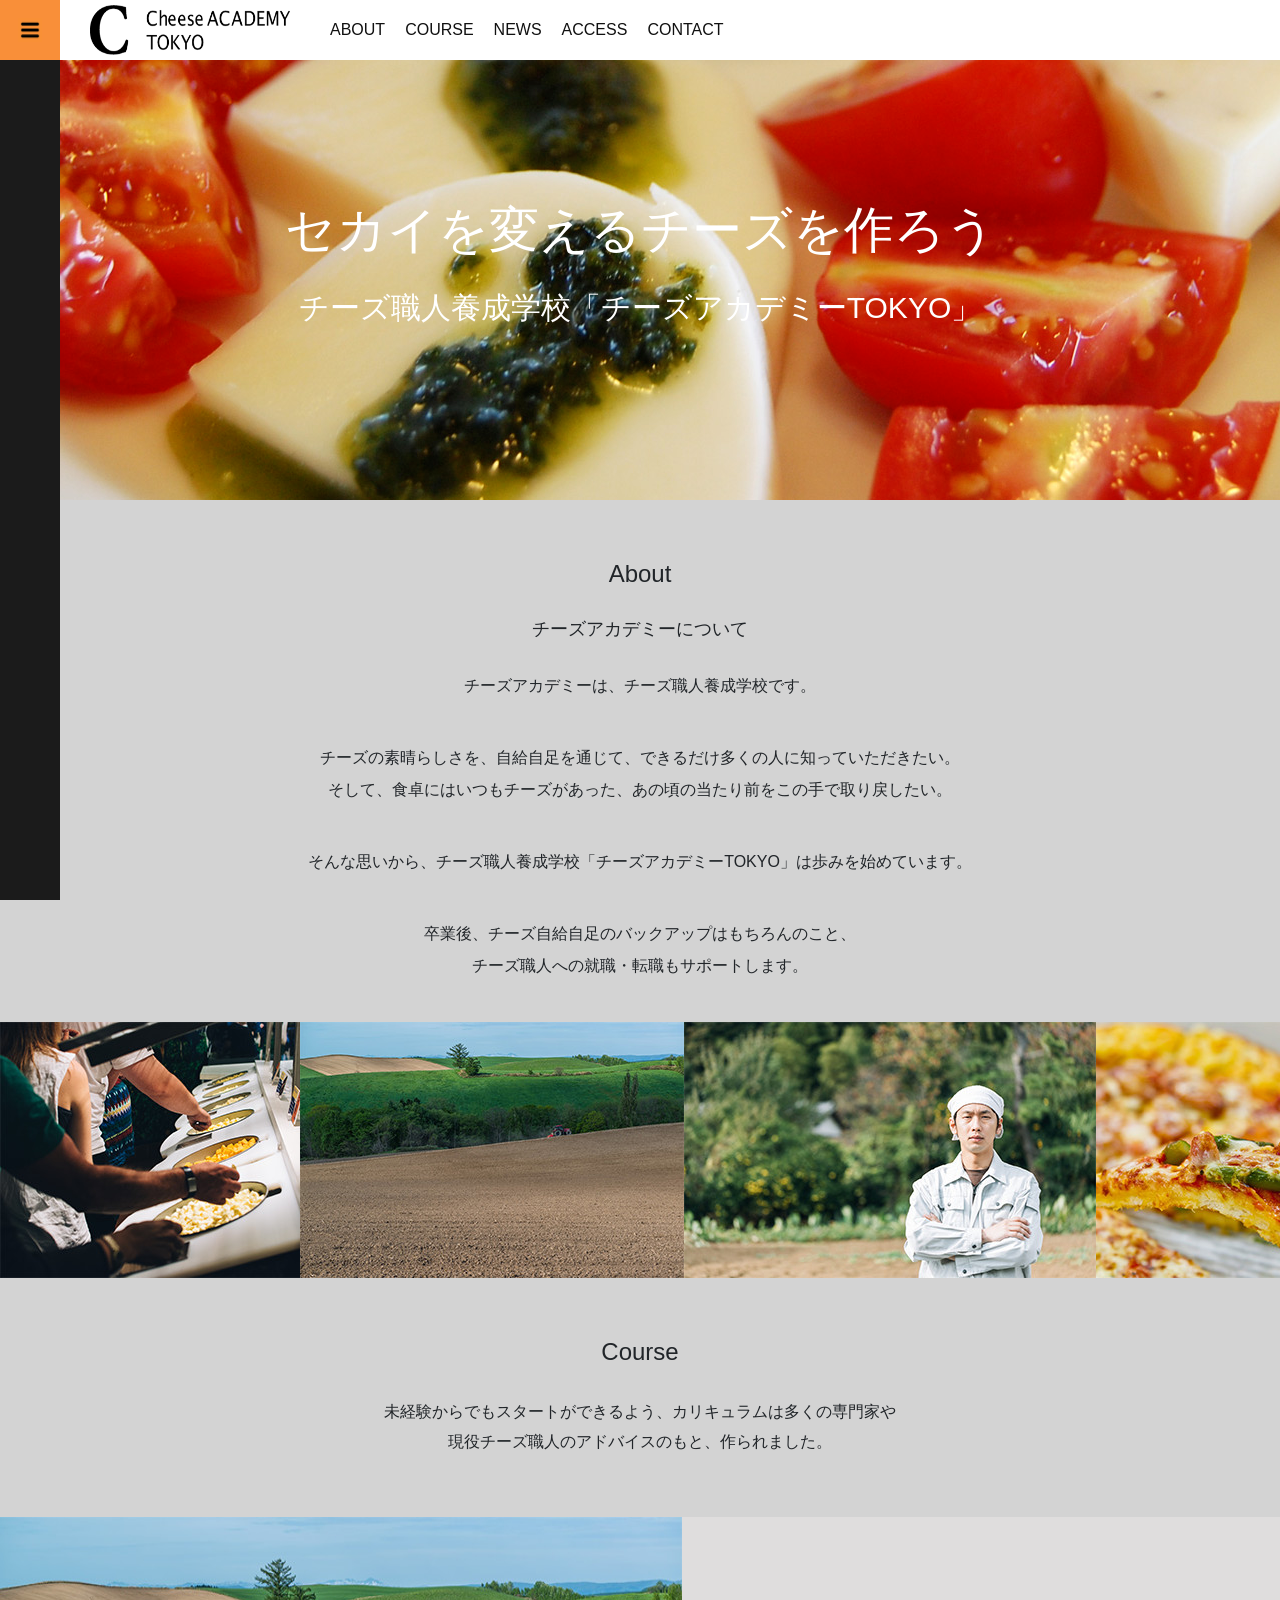
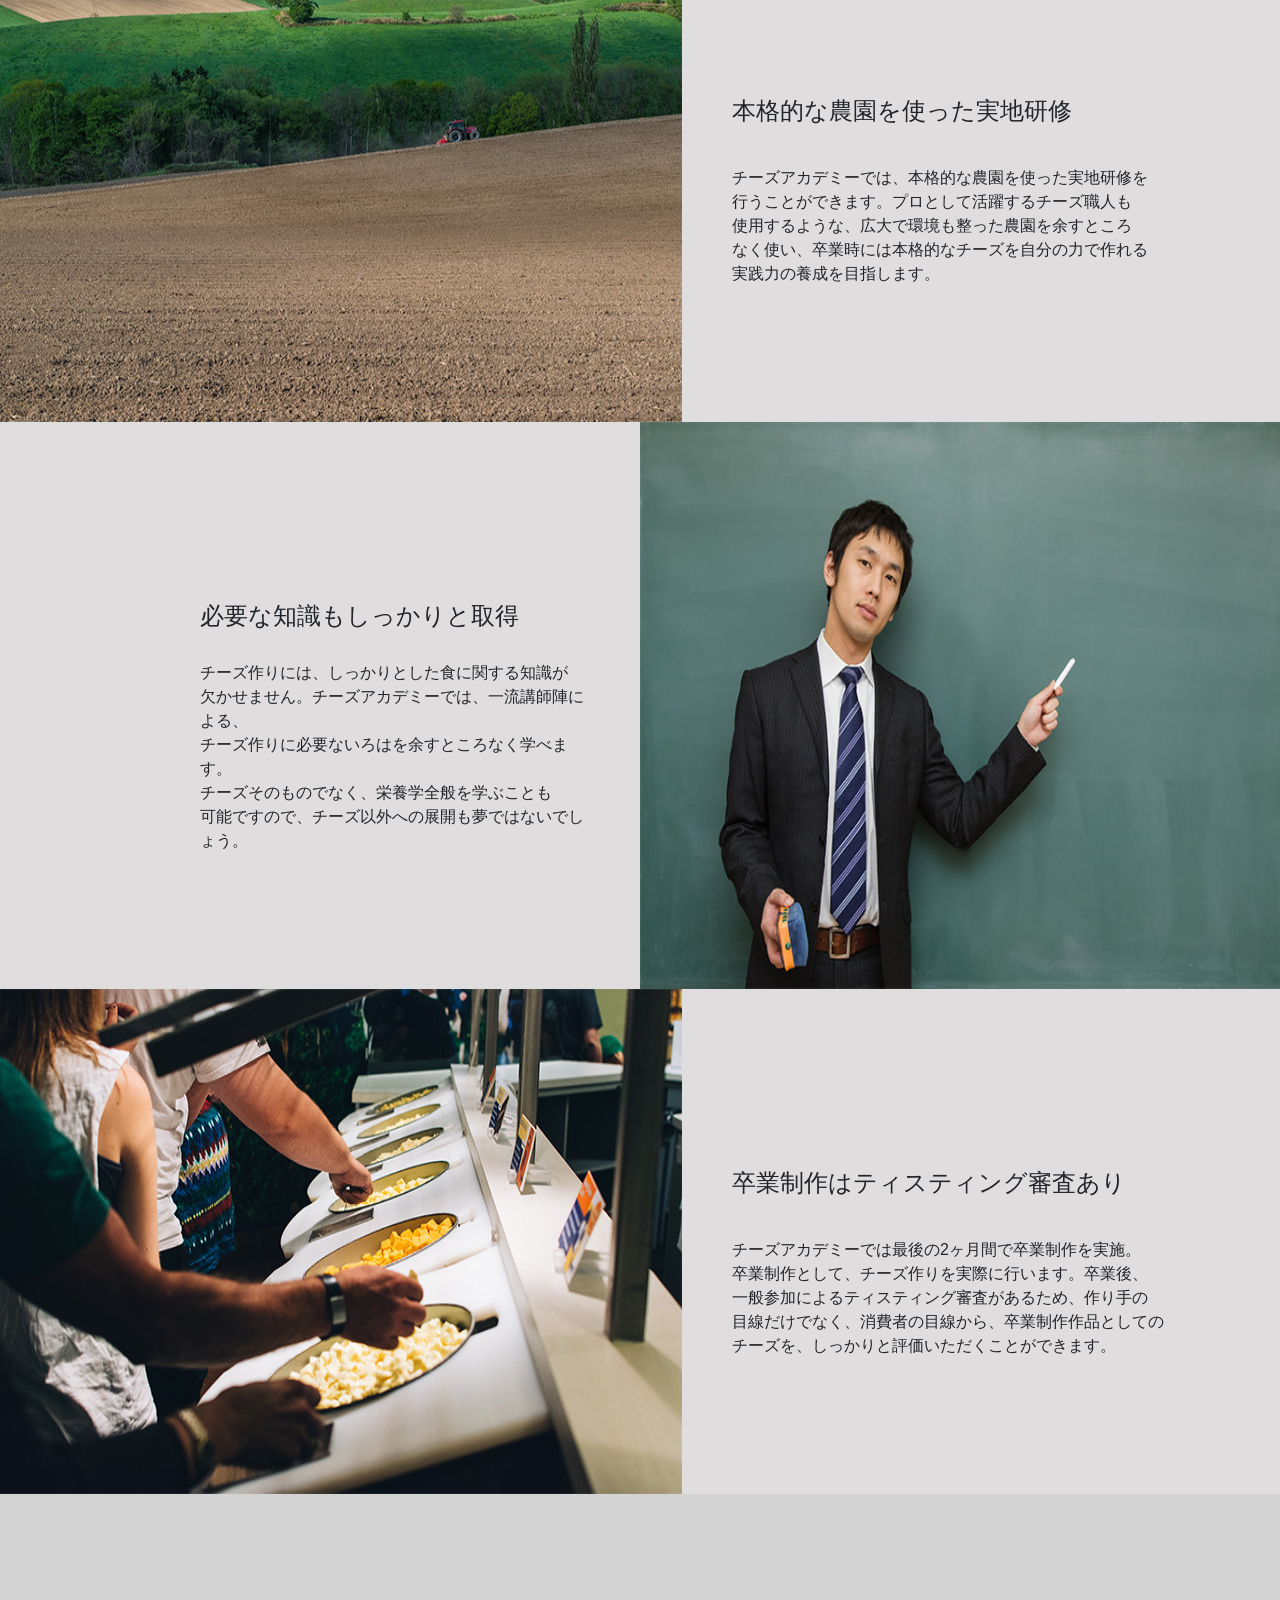
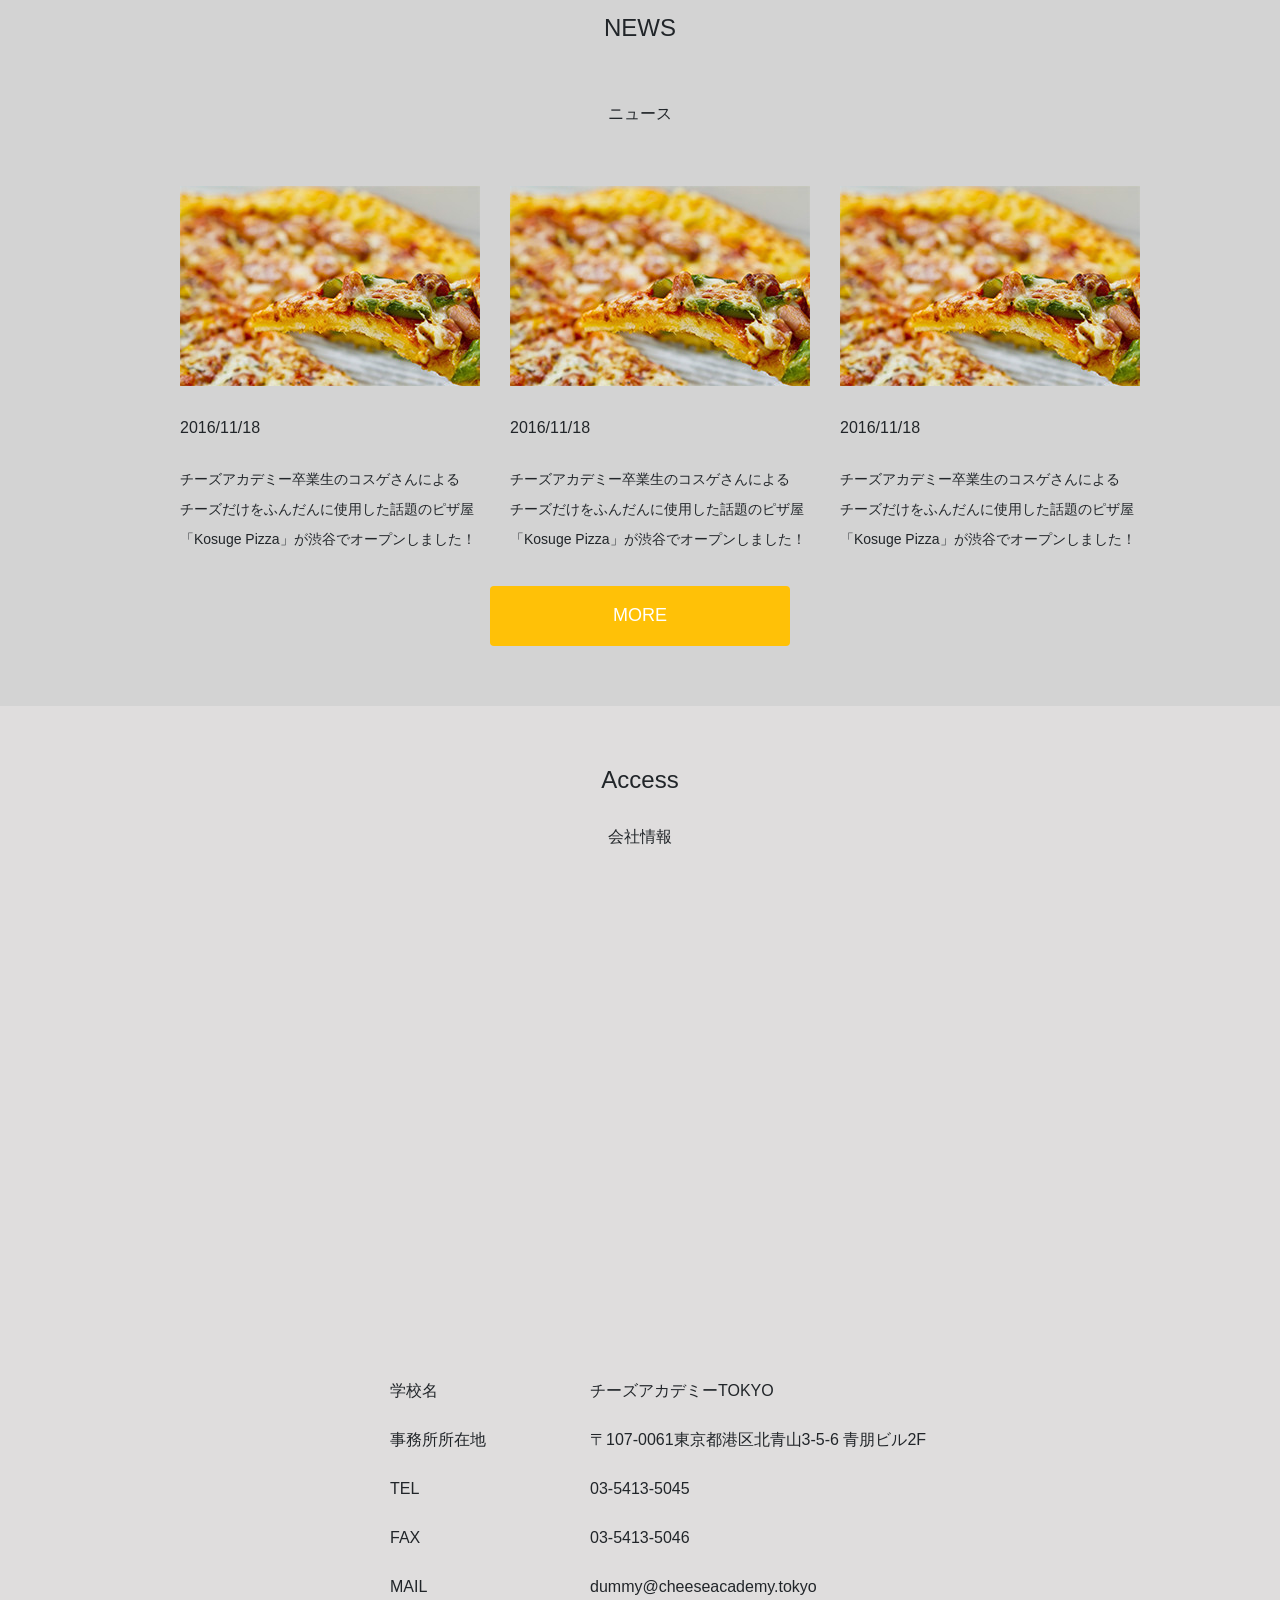
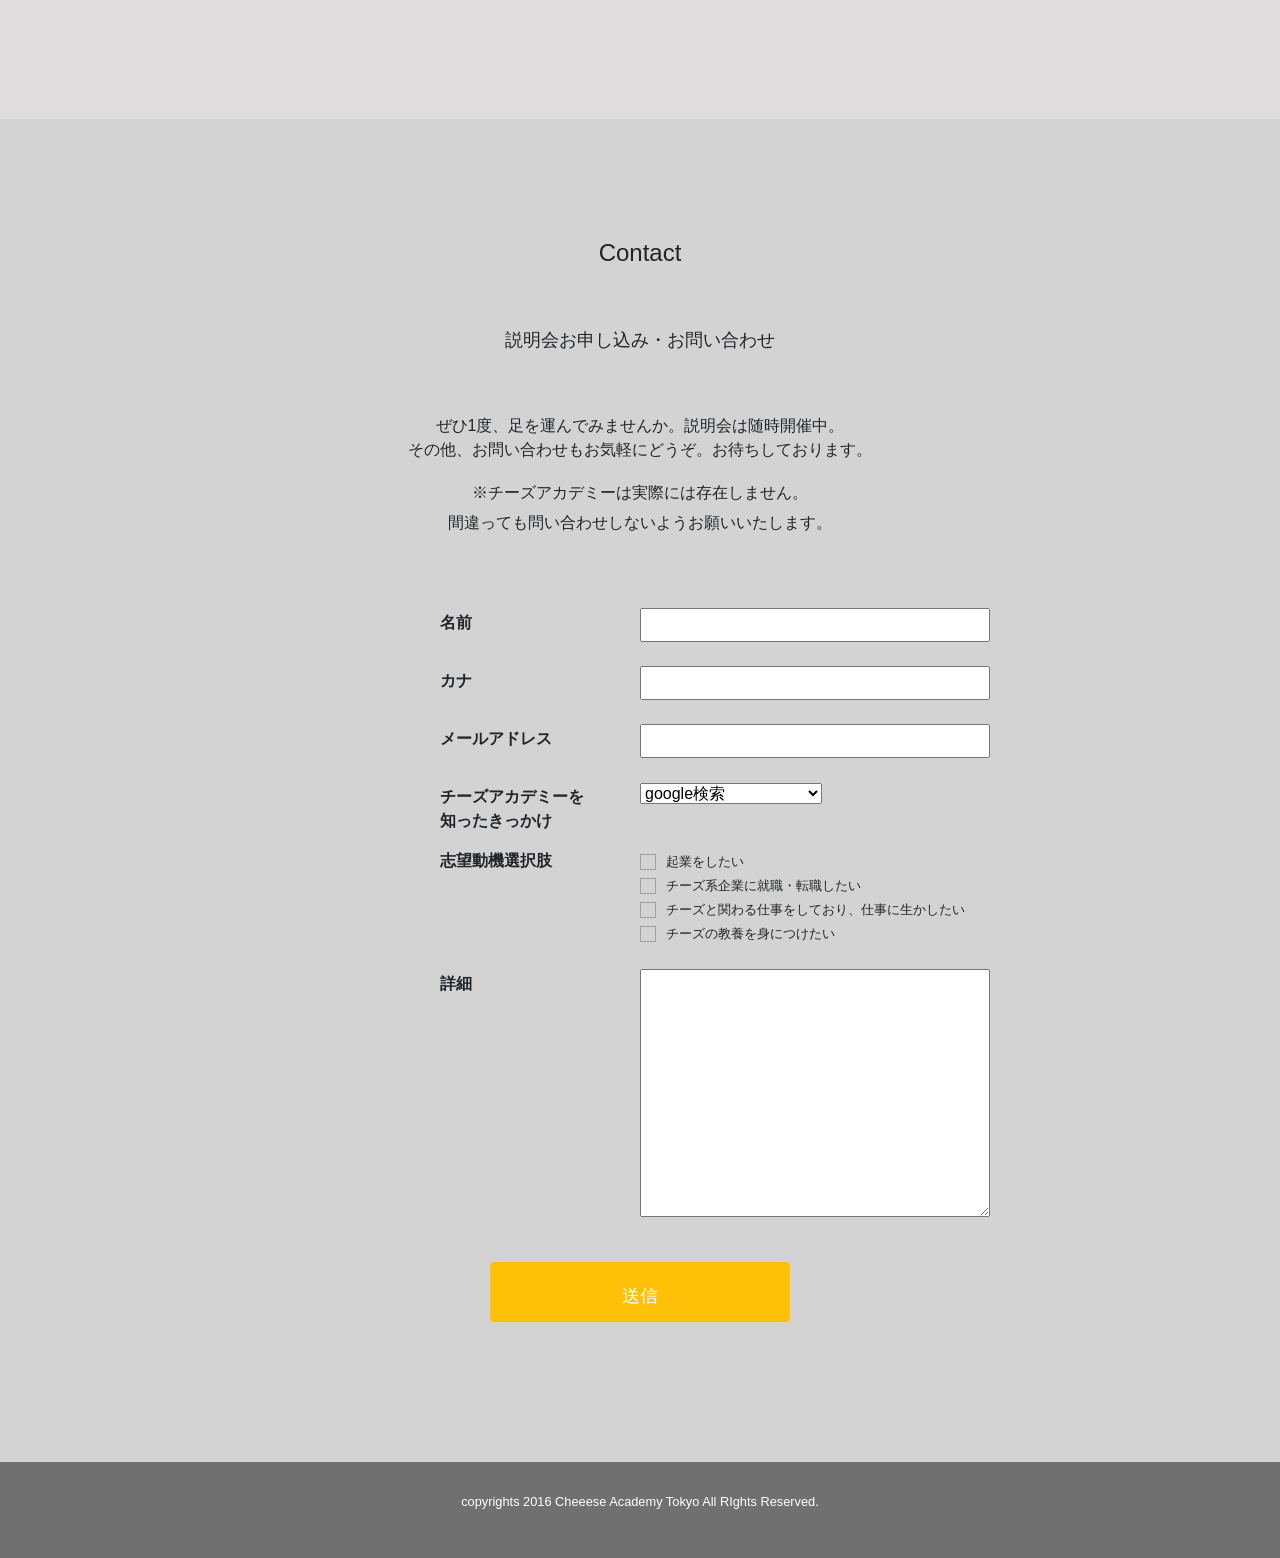
<file: index.html>
<!DOCTYPE html>
<html lang="ja">
<head>
    <meta charset="UTF-8">
    <meta name="viewport" content="width=device-width, initial-scale=1.0">
    <meta http-equiv="X-UA-Compatible" content="ie=edge">
    <title>Welcome to Cheese ACADEMY TOKYO</title>
    <meta name="desctiption" content="チーズの教養を身につけ世に広げる学問の都">
    <!-- cssファイルの読み込み -->
    <!-- Bootstrap4の適用 -->
    <link rel="stylesheet" href="https://stackpath.bootstrapcdn.com/bootstrap/4.2.1/css/bootstrap.min.css" integrity="sha384-GJzZqFGwb1QTTN6wy59ffF1BuGJpLSa9DkKMp0DgiMDm4iYMj70gZWKYbI706tWS" crossorigin="anonymous">
    <link rel="stylesheet" href="css/style.css">
    <link rel="stylesheet" href="css/nav.css">
    
</head>
<body>
    <!-- ヘッダー -->
        <!-- ナビゲーションバー -->
        <nav class="nav-main">
            <div class="btn-toggle-nav" onclick="toggleNav()"></div>
            <div class="logo"><img src="kadaiImage/header_logo.png" alt="logo" style="width:200px; height: 50px;"></div>
            <ul>
                <li><a href="#about">ABOUT</a></li>
                <li><a href="#course">COURSE</a></li>
                <li><a href="#news">NEWS</a></li>
                <li><a href="#access">ACCESS</a></li>
                <li><a href="#contact">CONTACT</a></li>
            </ul>
        </nav>
        
        
        <aside class="nav-sidebar">
            <ul>
                <li><span>コンテンツ</span></li>
                <li><a href="#">チーズを知ろう</a></li>
                <li><a href="#">チーズのビデオを観る</a></li>
                <li><a href="#">オススメのチーズ</a></li>
                <li><a href="#">サイトの作成者について</a></li>
                <li><a href="#">チーズアカデミーに入学する</a></li>
            </ul>
        </aside>
        <!-- メインテーマ -->
        <div class="main-visual text-center">
            <h1 class="main-text text-center">セカイを変えるチーズを作ろう</h1>
        </div>
    <!-- コンテンツ概要 -->
    <section id="about" class="wrapper">
        <div class="about">
            <h2>About</h2>
            <h3 class="j-title">チーズアカデミーについて</h3>
            <p class="text-center">チーズアカデミーは、チーズ職人養成学校です。</p>
            <p class="text-center">チーズの素晴らしさを、自給自足を通じて、できるだけ多くの人に知っていただきたい。<br>
            そして、食卓にはいつもチーズがあった、あの頃の当たり前をこの手で取り戻したい。</p>
            <p class="text-center">そんな思いから、チーズ職人養成学校「チーズアカデミーTOKYO」は歩みを始めています。</p>
            <p class="text-center">卒業後、チーズ自給自足のバックアップはもちろんのこと、<br>
                    チーズ職人への就職・転職もサポートします。</p>
        </div>
        <div class="gallery wrapper">
            <ul>
                <li><img src="kadaiImage/about_01.jpg" alt="buffe"></li>
                <li><img src="kadaiImage/about_02.jpg" alt="firm"></li>
                <li><img src="kadaiImage/about_03.jpg" alt="brother"></li>
                <li><img src="kadaiImage/about_04.jpg" alt="pizza"></li>
            </ul>
        </div>
    </section>
    <main>
        <section id="course" class="course wrapper">
            <h2>Course</h2>
            <p class="text-center course_arrange">未経験からでもスタートができるよう、カリキュラムは多くの専門家や<br>
                現役チーズ職人のアドバイスのもと、作られました。</p>
            <div class="course_main_visual">
                <img src="kadaiImage/course_01.jpg" alt="firm">
                <ul class="course_main_description">
                    <h2 class="course_title_right">本格的な農園を使った実地研修</h2>
                    <p>チーズアカデミーでは、本格的な農園を使った実地研修を<br>
                        行うことができます。プロとして活躍するチーズ職人も<br>
                        使用するような、広大で環境も整った農園を余すところ<br>
                        なく使い、卒業時には本格的なチーズを自分の力で作れる<br>
                        実践力の養成を目指します。</p>
                </ul>
            </div>
            <div class="course_main_visual">
                <ul class="course_main_description_left">
                    <h2 class="course_title_left">必要な知識もしっかりと取得</h2>
                    <p>チーズ作りには、しっかりとした食に関する知識が<br>
                        欠かせません。チーズアカデミーでは、一流講師陣による、<br>
                        チーズ作りに必要ないろはを余すところなく学べます。<br>
                        チーズそのものでなく、栄養学全般を学ぶことも<br>
                        可能ですので、チーズ以外への展開も夢ではないでしょう。</p>
                </ul>
                    <img class="course_main_visual_left" src="kadaiImage/course_02.jpg" alt="teacher">
            </div>
            <div class="course_main_visual">
                    <img src="kadaiImage/course_03.jpg" alt="buffe">
                <ul class="course_main_description">
                    <h2 class="course_title_right">卒業制作はティスティング審査あり</h2>
                    <p>チーズアカデミーでは最後の2ヶ月間で卒業制作を実施。<br>
                        卒業制作として、チーズ作りを実際に行います。卒業後、<br>
                        一般参加によるティスティング審査があるため、作り手の<br>
                        目線だけでなく、消費者の目線から、卒業制作作品としての<br>
                        チーズを、しっかりと評価いただくことができます。</p>
                </ul>
            </div>
        </section>
    </main>
    <section id="NEWS">
        <div class="wrapper">
            <h2 class="news_title text-center">NEWS</h2>
            <p class="text-center">ニュース</p>
            <ul class="news_arrange">
                <li>
                    <div>
                        <a href="#"><img src="kadaiImage/news_img.jpg" alt="pizza" class="news_img"></a>
                    </div>
                    <p class="news_date">2016/11/18</p>
                    <p class="news_description">チーズアカデミー卒業生のコスゲさんによる<br>
                        チーズだけをふんだんに使用した話題のピザ屋<br>
                        「Kosuge Pizza」が渋谷でオープンしました！</p>
                </li>
                <li class="arrange">
                    <div class="news_eyecatch">
                        <a href="#"><img src="kadaiImage/news_img.jpg" alt="pizza" class="news_img"></a>
                    </div>
                    <p class="news_date">2016/11/18</p>
                    <p class="news_description">チーズアカデミー卒業生のコスゲさんによる<br>
                        チーズだけをふんだんに使用した話題のピザ屋<br>
                        「Kosuge Pizza」が渋谷でオープンしました！</p>
                </li>
                <li>
                    <div>
                        <a href="#"><img src="kadaiImage/news_img.jpg" alt="pizza" class="news_img"></a>
                    </div>
                    <p class="news_date">2016/11/18</p>
                    <p class="news_description">チーズアカデミー卒業生のコスゲさんによる<br>
                        チーズだけをふんだんに使用した話題のピザ屋<br>
                        「Kosuge Pizza」が渋谷でオープンしました！</p>
                </li>
            </ul>
                <a href="#" target="_blank" class="btn">MORE</a>
        </div>
    </section>
    <!-- アクセス -->
    <section id="ACCESS" class="wrapper access_bgc">
        <h2 class="access_title">Access</h2>
        <p class="text-center">会社情報</p>
        <div class="map">
            <iframe src="https://www.google.com/maps/embed?pb=!1m16!1m12!1m3!1d3241.4101232851067!2d139.7125179549235!3d35.66690229415201!2m3!1f0!2f0!3f0!3m2!1i1024!2i768!4f13.1!2m1!1z6KGo5Y-C6YGT!5e0!3m2!1sja!2sjp!4v1548323272171" width="600" height="450" frameborder="0" style="border:0" allowfullscreen></iframe>
        </div>
        <div class="place_box">
            <div class="place">
                    <p class="place_title">学校名</p>
                    <p class="place_detail">チーズアカデミーTOKYO</p>
                </div>
                <div class="place">
                    <p class="place_title">事務所所在地</p>
                    <p class="place_detail">〒107-0061東京都港区北青山3-5-6 青朋ビル2F</p>
                </div>
                <div class="place"> 
                    <p class="place_title">TEL</p>
                    <p class="place_detail">03-5413-5045</p>
                </div>
                <div class="place">
                    <p class="place_title">FAX</p>
                    <p class="place_detail">03-5413-5046</p>
                </div>
                <div class="place">
                    <p class="place_title">MAIL</p>
                    <p class="place_detail place_arrange">dummy@cheeseacademy.tokyo</p>
                </div>
        </div>
        
    </section>
    <!-- お問合せフォーム -->
    <section id=contact>
        <div class="form_wrapper">
            <h2 class="contact_title text-center">Contact</h2>
            <p class="j-title text-center contact_j_arrange">説明会お申し込み・お問い合わせ</p>
            <p class="text-center">ぜひ1度、足を運んでみませんか。説明会は随時開催中。<br>
                その他、お問い合わせもお気軽にどうぞ。お待ちしております。</p>
            
            <p class="text-center contact_arrange contact_j_desctiption">※チーズアカデミーは実際には存在しません。<br>
            間違っても問い合わせしないようお願いいたします。</p>
            <!-- actionは送信先ファイルを指定。POSTはセキュリティ対策 -->
            <form action="#" method="POST"> 
                <dl class="form_inner">
                    <dt class="form_title">名前</dt>
                    <dd class="form_item"><input type="text" name="name" class="box_space"></dd>
                </dl>
                <dl class="form_inner">
                    <dt class="form_title">カナ</dt>
                    <dd class="form_item"><input type="text" name="email" class="box_space"></dd>
                </dl>
                <dl class="form_inner">
                    <dt class="form_title">メールアドレス</dt>
                    <dd class="form_item"><input type="email" name="" id="" class="box_space"></dd>
                </dl>
                <dl class="form_inner">
                    <dt class="form_title">チーズアカデミーを<br>知ったきっかけ</dt>
                    <dd class="form_item">
                        <select name="opportunity" id="">
                            <option value="google検索">google検索</option>
                            <option value="SNS">SNS</option>
                            <option value="紹介">紹介</option>
                            <option value="たまたま通りかかった">たまたま通りかかった</option>
                            <option value="その他">その他</option>
                            </dd>
                        </select>
                </dl>
                <dl class="form_inner">
                    <dt class="form_title check_radio">志望動機選択肢</dt>
                    <dd class="form_item">
                        <!-- valueで送信する値の指定。labelで文字をクリックしてもOKにする -->
                        <label for="entrepreneur" class="form_label"><input type="radio" name="kind" id="entrepreneur" value="起業をしたい">起業をしたい</label>
                        <label for="job" class="form_label"><input type="radio" name="kind" id="job" value="チーズ系企業に就職・転職したい">チーズ系企業に就職・転職したい</label>
                        <label for="work" class="form_label"><input type="radio" name="kind" id="work" value="チーズと関わる仕事をしており、仕事に生かしたい">チーズと関わる仕事をしており、仕事に生かしたい</label>
                        <label for="other" class="form_label"><input type="radio" name="kind" id="other" value="チーズの教養を身につけたい">チーズの教養を身につけたい</label>
                    </dd>
                </dl>
                <dl class="form_inner">
                    <dt class="form_title">詳細</dt>
                    <dd class="form_item"><textarea name="detail" id="" cols="50" rows="10" class="box_space"></textarea></dd>
                </dl>
                <input class="btn submit_arrange" type="submit" value="送信">
            </form>
        </div>   
    </section>
    <footer>
        <div class="footer_wrapper">
            <small><p class="text-center">copyrights 2016 Cheeese Academy Tokyo All RIghts Reserved.</p> </small>
        </div>
    </footer>
<!-- Bootstrap4の適用 -->
<script src="https://code.jquery.com/jquery-3.3.1.slim.min.js" integrity="sha384-q8i/X+965DzO0rT7abK41JStQIAqVgRVzpbzo5smXKp4YfRvH+8abtTE1Pi6jizo" crossorigin="anonymous"></script>
<script src="https://cdnjs.cloudflare.com/ajax/libs/popper.js/1.14.6/umd/popper.min.js" integrity="sha384-wHAiFfRlMFy6i5SRaxvfOCifBUQy1xHdJ/yoi7FRNXMRBu5WHdZYu1hA6ZOblgut" crossorigin="anonymous"></script>
<script src="https://stackpath.bootstrapcdn.com/bootstrap/4.2.1/js/bootstrap.min.js" integrity="sha384-B0UglyR+jN6CkvvICOB2joaf5I4l3gm9GU6Hc1og6Ls7i6U/mkkaduKaBhlAXv9k" crossorigin="anonymous"></script>
</body>
<script src="main.js"></script>
</html>
</file>
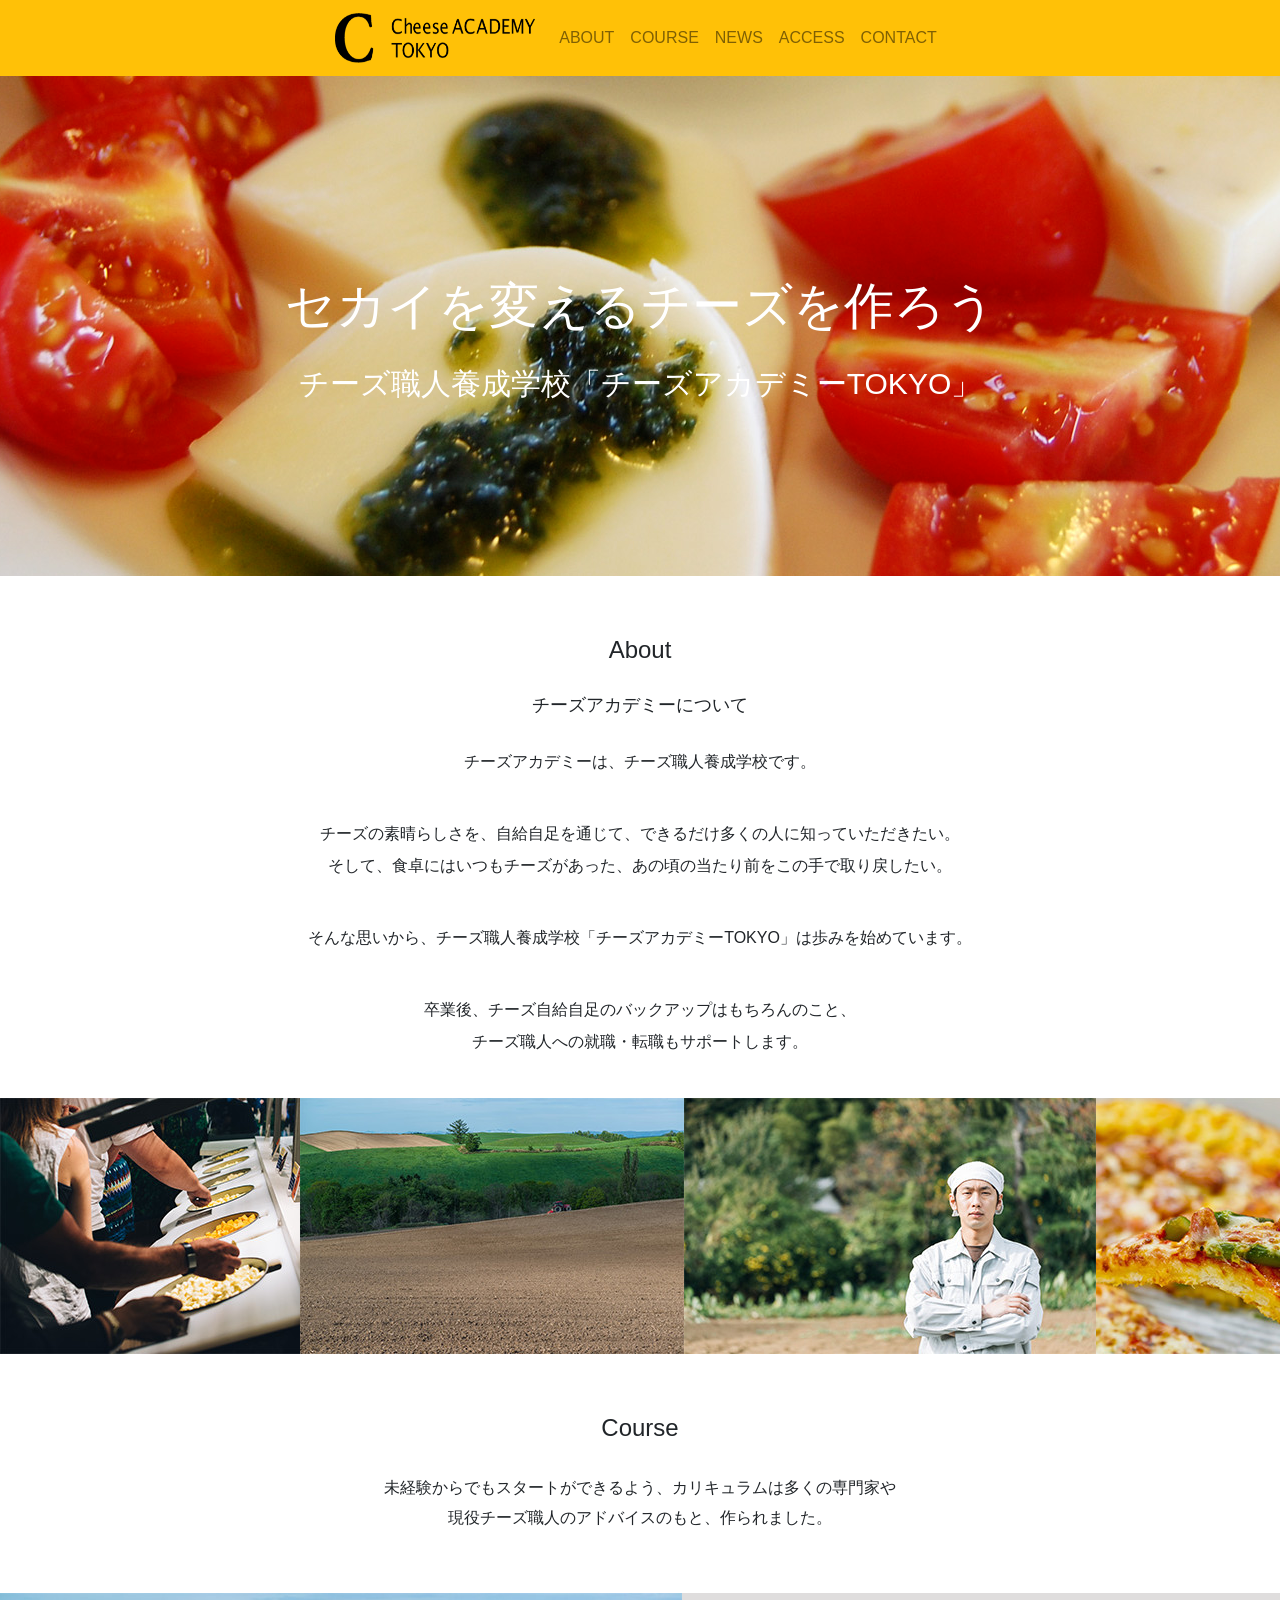
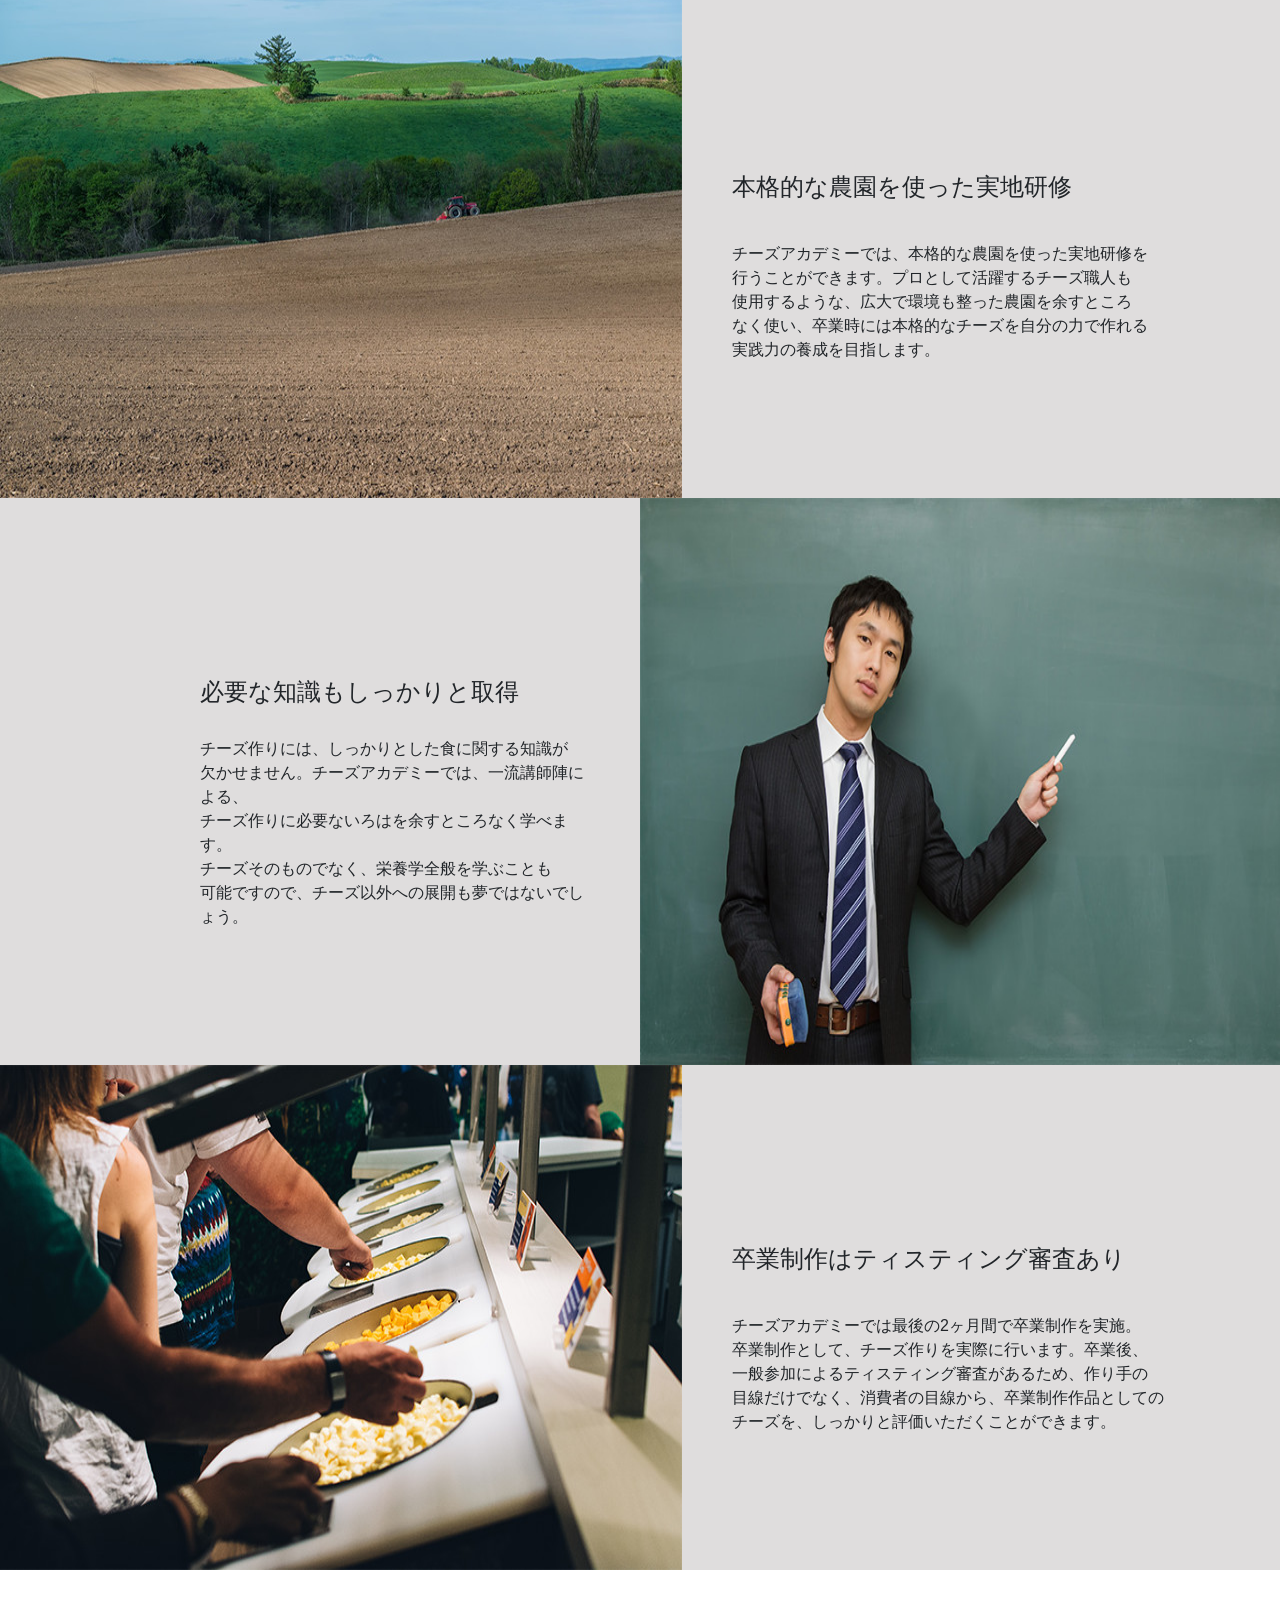
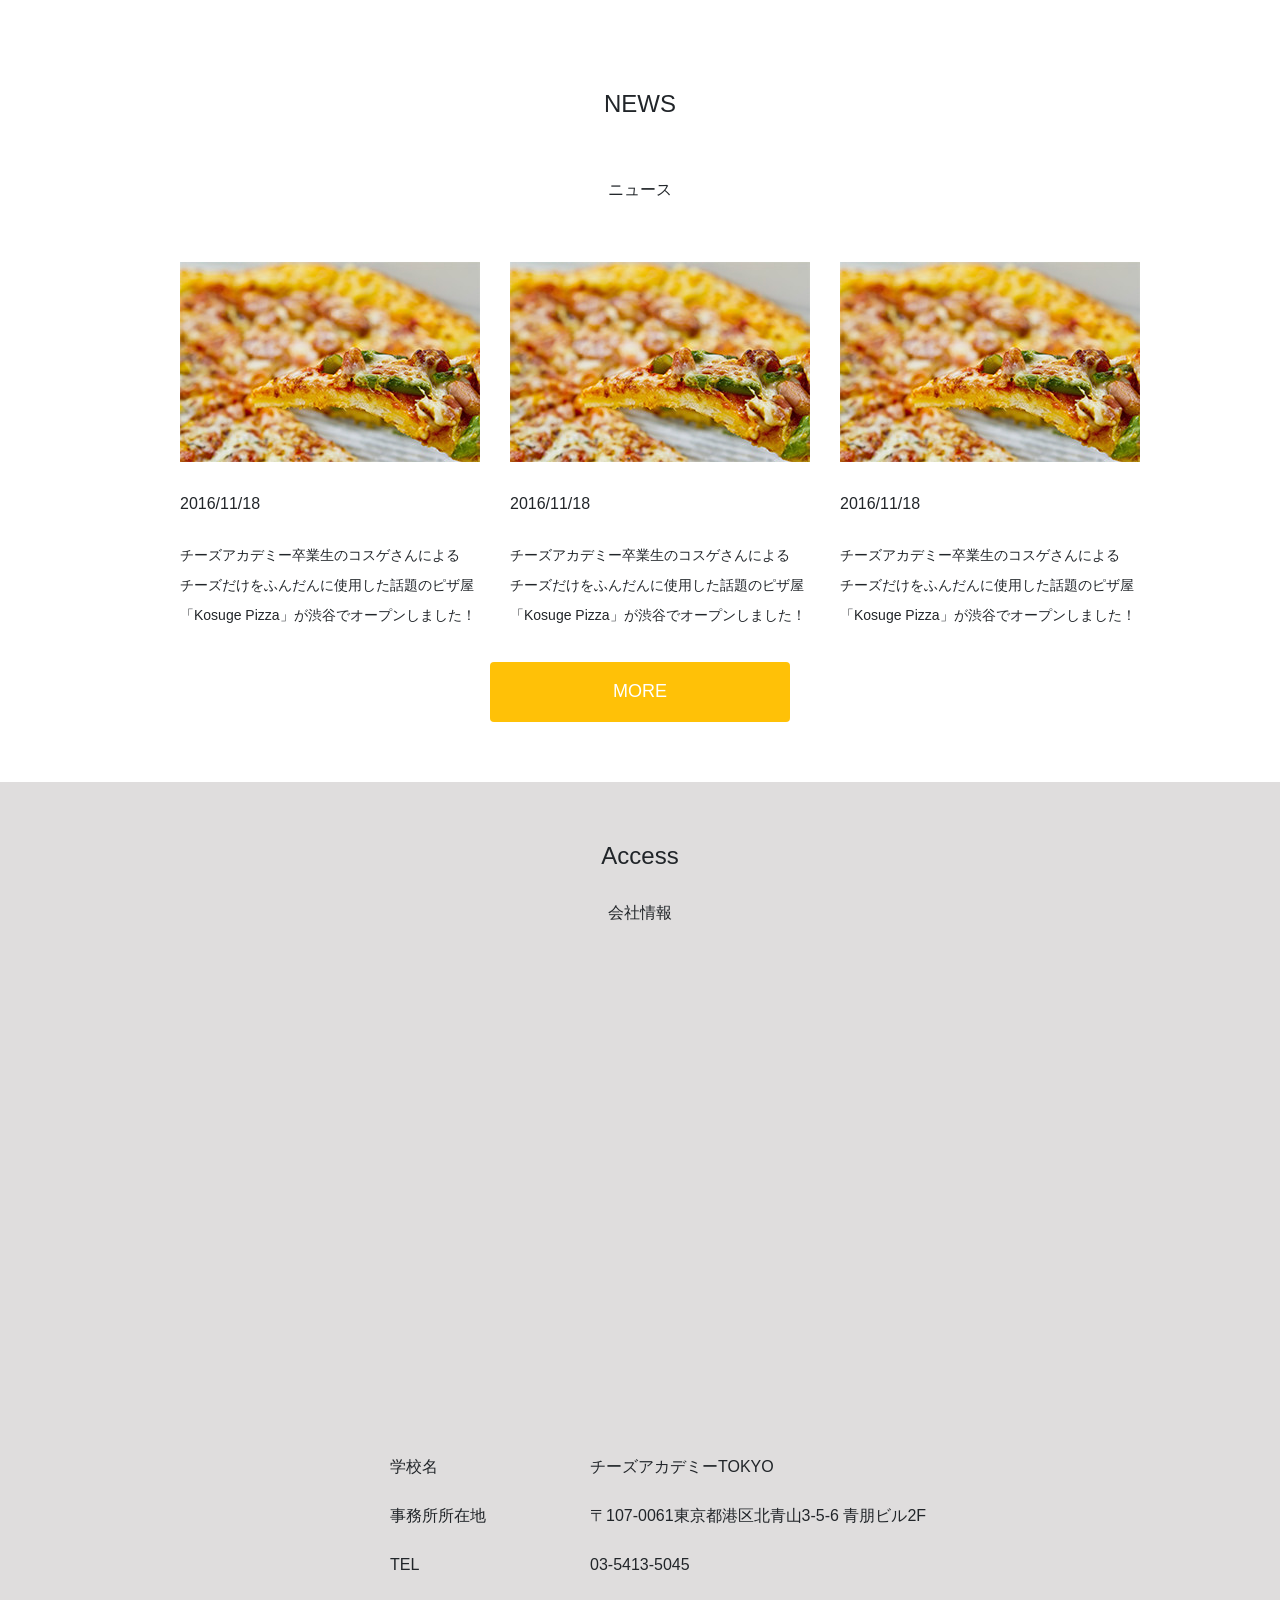
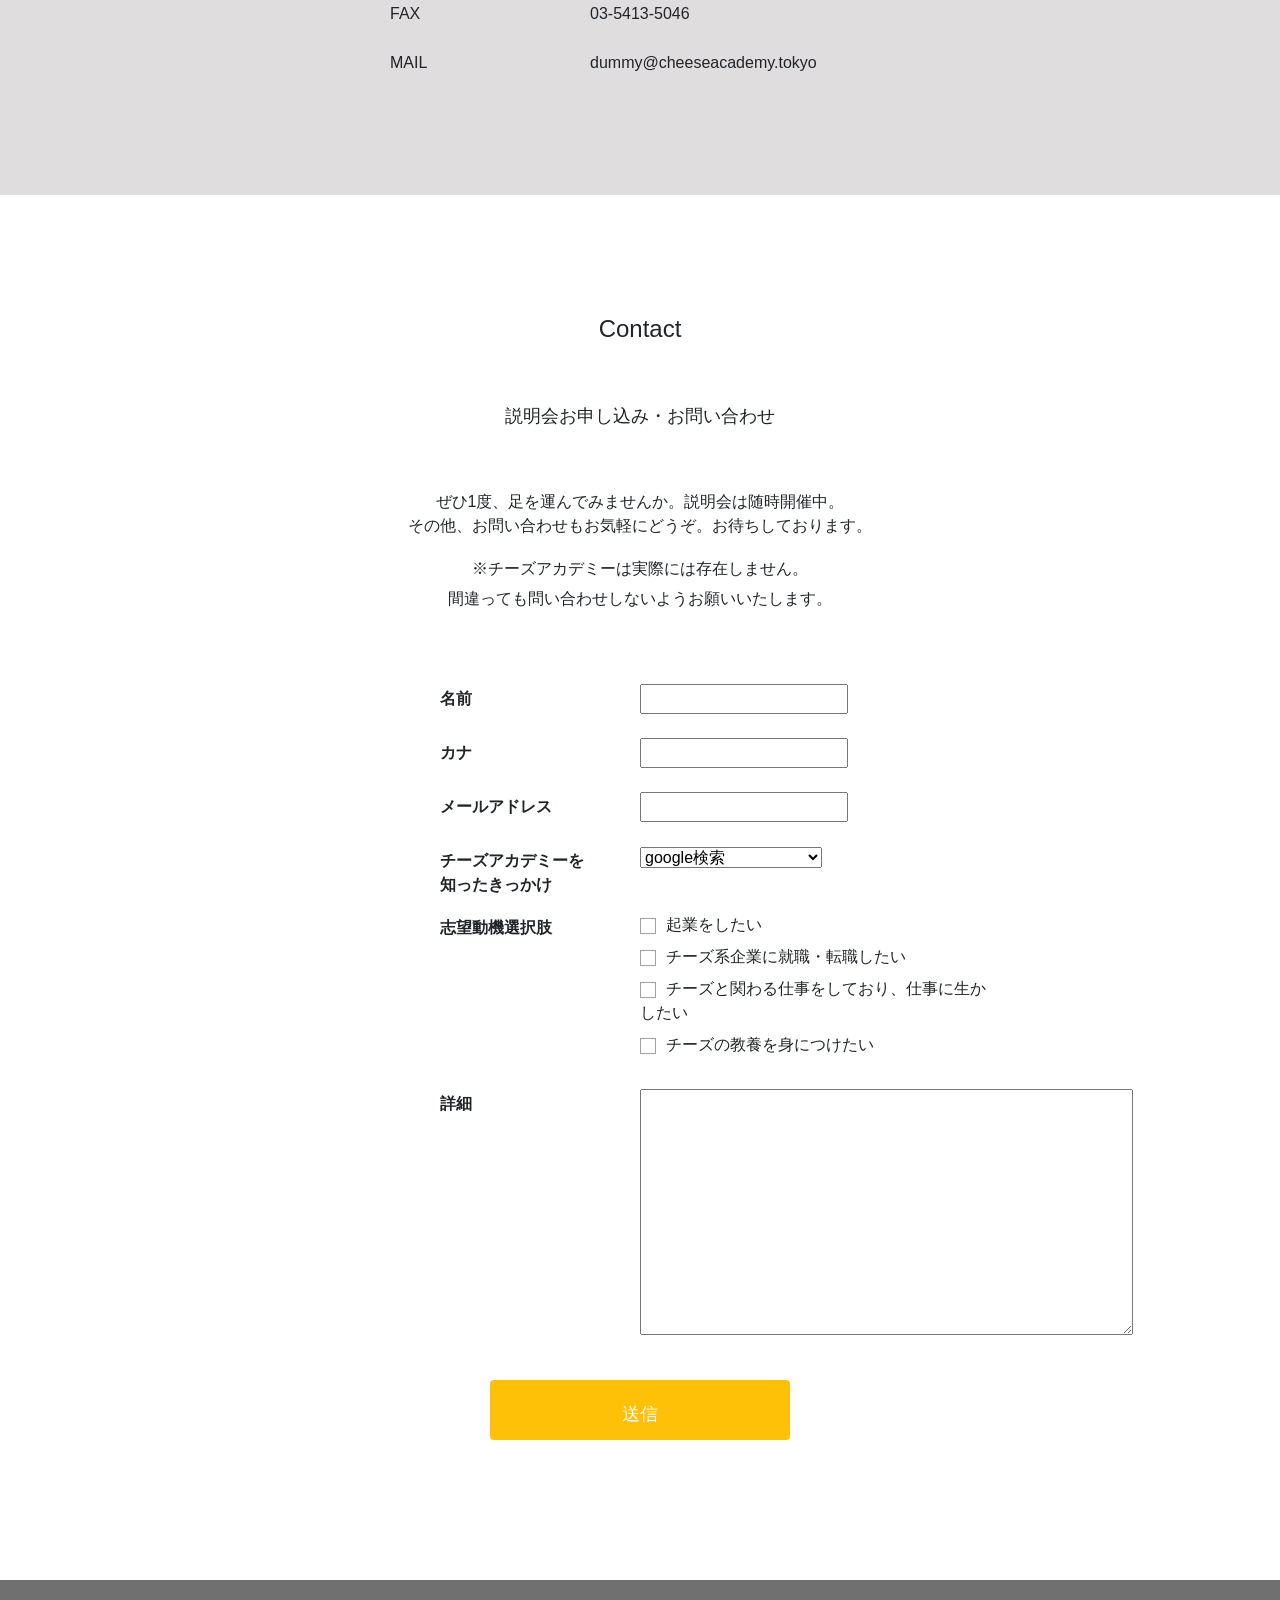
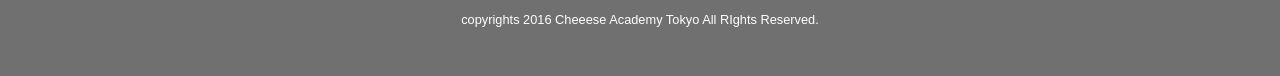
<file: complete.html>
<!DOCTYPE html>
<html lang="ja">
<head>
    <meta charset="UTF-8">
    <meta name="viewport" content="width=device-width, initial-scale=1.0">
    <meta http-equiv="X-UA-Compatible" content="ie=edge">
    <title>Welcome to Cheese ACADEMY TOKYO</title>
    <meta name="desctiption" content="チーズの教養を身につけ世に広げる学問の都">
    <!-- cssファイルの読み込み -->
    <!-- <link rel="stylesheet" href="css/reset.css"> -->
    <!-- Bootstrap4の適用 -->
    <link rel="stylesheet" href="https://stackpath.bootstrapcdn.com/bootstrap/4.2.1/css/bootstrap.min.css" integrity="sha384-GJzZqFGwb1QTTN6wy59ffF1BuGJpLSa9DkKMp0DgiMDm4iYMj70gZWKYbI706tWS" crossorigin="anonymous">
    <link rel="stylesheet" href="css/style.css">
    
</head>
<body>
    <!-- ヘッダー -->
    <header class="wrapper">
        <!-- ナビゲーションバー -->
        <nav class="navbar navbar-expand-lg bg-warning navbar-light justify-content-center">
            <!-- ロゴ -->
            <a class="navbar-brand" href="#">
                <img class="end" src="kadaiImage/header_logo.png" alt="logo" style="width:200px; height: 50px;">
            </a>
            
            <!-- リンク -->
            <ul class="navbar-nav">
                <li class="nav-item">
                <a class="nav-link" href="#about">ABOUT</a>
                </li>
                <li class="nav-item">
                <a class="nav-link" href="#course">COURSE</a>
                </li>
                <li class="nav-item">
                <a class="nav-link" href="#news">NEWS</a>
                </li>
                <li class="nav-item">
                <a class="nav-link" href="#access">ACCESS</a>
                </li>
                <li class="nav-item">
                <a class="nav-link" href="#contact">CONTACT</a>
                </li>
            </ul>
        </nav>
        <!-- メインテーマ -->
        <div class="main-visual text-center">
            <h1 class="main-text text-center">セカイを変えるチーズを作ろう</h1>
        </div>
    </header>
    <!-- コンテンツ概要 -->
    <section id="about" class="wrapper">
        <div class="about">
            <h2>About</h2>
            <h3 class="j-title">チーズアカデミーについて</h3>
            <p class="text-center">チーズアカデミーは、チーズ職人養成学校です。</p>
            <p class="text-center">チーズの素晴らしさを、自給自足を通じて、できるだけ多くの人に知っていただきたい。<br>
            そして、食卓にはいつもチーズがあった、あの頃の当たり前をこの手で取り戻したい。</p>
            <p class="text-center">そんな思いから、チーズ職人養成学校「チーズアカデミーTOKYO」は歩みを始めています。</p>
            <p class="text-center">卒業後、チーズ自給自足のバックアップはもちろんのこと、<br>
                    チーズ職人への就職・転職もサポートします。</p>

        </div>
        <div class="gallery wrapper">
            <ul>
                <li><img src="kadaiImage/about_01.jpg" alt="Logo"></li>
                <li><img src="kadaiImage/about_02.jpg" alt=""></li>
                <li><img src="kadaiImage/about_03.jpg" alt=""></li>
                <li><img src="kadaiImage/about_04.jpg" alt=""></li>
            </ul>
        </div>
    </section>
    <main>
        <section id="course" class="course wrapper">
            <h2>Course</h2>
            <p class="text-center course_arrange">未経験からでもスタートができるよう、カリキュラムは多くの専門家や<br>
                現役チーズ職人のアドバイスのもと、作られました。</p>
            <div class="course_main_visual">
                <img src="kadaiImage/course_01.jpg" alt="firm">
                <ul class="course_main_description">
                    <h2 class="course_title_right">本格的な農園を使った実地研修</h2>
                    <p>チーズアカデミーでは、本格的な農園を使った実地研修を<br>
                        行うことができます。プロとして活躍するチーズ職人も<br>
                        使用するような、広大で環境も整った農園を余すところ<br>
                        なく使い、卒業時には本格的なチーズを自分の力で作れる<br>
                        実践力の養成を目指します。</p>
                </ul>
            </div>
            <div class="course_main_visual">
                <ul class="course_main_description_left">
                    <h2 class="course_title_left">必要な知識もしっかりと取得</h2>
                    <p>チーズ作りには、しっかりとした食に関する知識が<br>
                        欠かせません。チーズアカデミーでは、一流講師陣による、<br>
                        チーズ作りに必要ないろはを余すところなく学べます。<br>
                        チーズそのものでなく、栄養学全般を学ぶことも<br>
                        可能ですので、チーズ以外への展開も夢ではないでしょう。</p>
                </ul>
                    <img class="course_main_visual_left" src="kadaiImage/course_02.jpg" alt="teacher">
            </div>
            <div class="course_main_visual">
                    <img src="kadaiImage/course_03.jpg" alt="buffe">
                <ul class="course_main_description">
                    <h2 class="course_title_right">卒業制作はティスティング審査あり</h2>
                    <p>チーズアカデミーでは最後の2ヶ月間で卒業制作を実施。<br>
                        卒業制作として、チーズ作りを実際に行います。卒業後、<br>
                        一般参加によるティスティング審査があるため、作り手の<br>
                        目線だけでなく、消費者の目線から、卒業制作作品としての<br>
                        チーズを、しっかりと評価いただくことができます。</p>
                </ul>
            </div>
        </section>
    </main>
    <section id="NEWS">
        <div class="wrapper">
            <h2 class="news_title text-center">NEWS</h2>
            <p class="text-center">ニュース</p>
            <ul class="news_arrange">
                <li>
                    <div>
                        <img src="kadaiImage/news_img.jpg" alt="pizza">
                    </div>
                    <p class="news_date">2016/11/18</p>
                    <p class="news_description">チーズアカデミー卒業生のコスゲさんによる<br>
                        チーズだけをふんだんに使用した話題のピザ屋<br>
                        「Kosuge Pizza」が渋谷でオープンしました！</p>
                </li>
                <li class="arrange">
                    <div class="news_eyecatch">
                        <img src="kadaiImage/news_img.jpg" alt="pizza">
                    </div>
                    <p class="news_date">2016/11/18</p>
                    <p class="news_description">チーズアカデミー卒業生のコスゲさんによる<br>
                        チーズだけをふんだんに使用した話題のピザ屋<br>
                        「Kosuge Pizza」が渋谷でオープンしました！</p>
                </li>
                <li>
                    <div>
                        <img src="kadaiImage/news_img.jpg" alt="pizza">
                    </div>
                    <p class="news_date">2016/11/18</p>
                    <p class="news_description">チーズアカデミー卒業生のコスゲさんによる<br>
                        チーズだけをふんだんに使用した話題のピザ屋<br>
                        「Kosuge Pizza」が渋谷でオープンしました！</p>
                </li>
            </ul>
                <a href="#" target="_blank" class="btn">MORE</a>
        </div>
    </section>
    <!-- アクセス -->
    <section id="ACCESS" class="wrapper access_bgc">
        <h2 class="access_title">Access</h2>
        <p class="text-center">会社情報</p>
        <div class="map">
            <iframe src="https://www.google.com/maps/embed?pb=!1m16!1m12!1m3!1d3241.4101232851067!2d139.7125179549235!3d35.66690229415201!2m3!1f0!2f0!3f0!3m2!1i1024!2i768!4f13.1!2m1!1z6KGo5Y-C6YGT!5e0!3m2!1sja!2sjp!4v1548323272171" width="600" height="450" frameborder="0" style="border:0" allowfullscreen></iframe>
        </div>
        <div class="place_box">
            <div class="place">
                    <p class="place_title">学校名</p>
                    <p class="place_detail">チーズアカデミーTOKYO</p>
                </div>
                <div class="place">
                    <p class="place_title">事務所所在地</p>
                    <p class="place_detail">〒107-0061東京都港区北青山3-5-6 青朋ビル2F</p>
                </div>
                <div class="place"> 
                    <p class="place_title">TEL</p>
                    <p class="place_detail">03-5413-5045</p>
                </div>
                <div class="place">
                    <p class="place_title">FAX</p>
                    <p class="place_detail">03-5413-5046</p>
                </div>
                <div class="place">
                    <p class="place_title">MAIL</p>
                    <p class="place_detail place_arrange">dummy@cheeseacademy.tokyo</p>
                </div>
        </div>
        
    </section>
    <!-- お問合せフォーム -->
    <section id=contact>
        <div class="form_wrapper">
            <h2 class="contact_title text-center">Contact</h2>
            <p class="j-title text-center contact_j_arrange">説明会お申し込み・お問い合わせ</p>
            <p class="text-center">ぜひ1度、足を運んでみませんか。説明会は随時開催中。<br>
                その他、お問い合わせもお気軽にどうぞ。お待ちしております。</p>
            
            <p class="text-center contact_arrange contact_j_desctiption">※チーズアカデミーは実際には存在しません。<br>
            間違っても問い合わせしないようお願いいたします。</p>
            <!-- actionは送信先ファイルを指定。POSTはセキュリティ対策 -->
            <form action="#" method="POST"> 
                <dl class="form_inner">
                    <dt class="form_title">名前</dt>
                    <dd class="form_item"><input type="text" name="name"></dd>
                </dl>
                <dl class="form_inner">
                    <dt class="form_title">カナ</dt>
                    <dd class="form_item"><input type="text" name="email"></dd>
                </dl>
                <dl class="form_inner">
                    <dt class="form_title">メールアドレス</dt>
                    <dd class="form_item"><input type="email" name="" id=""></dd>
                </dl>
                <dl class="form_inner">
                    <dt class="form_title">チーズアカデミーを<br>知ったきっかけ</dt>
                    <dd class="form_item">
                        <select name="opportunity" id="">
                            <option value="google検索">google検索</option>
                            <option value="SNS">SNS</option>
                            <option value="紹介">紹介</option>
                            <option value="たまたま通りかかった">たまたま通りかかった</option>
                            <option value="その他">その他</option>
                            </dd>
                        </select>
                </dl>
                <dl class="form_inner">
                    <dt class="form_title">志望動機選択肢</dt>
                    <dd class="form_item">
                        <!-- valueで送信する値の指定。labelで文字をクリックしてもOKにする -->
                        <label for="entrepreneur"><input type="radio" name="kind" id="entrepreneur" value="起業をしたい">起業をしたい</label>
                        <label for="job"><input type="radio" name="kind" id="job" value="チーズ系企業に就職・転職したい">チーズ系企業に就職・転職したい</label>
                        <label for="work"><input type="radio" name="kind" id="work" value="チーズと関わる仕事をしており、仕事に生かしたい">チーズと関わる仕事をしており、仕事に生かしたい</label>
                        <label for="other"><input type="radio" name="kind" id="other" value="チーズの教養を身につけたい">チーズの教養を身につけたい</label>
                    </dd>
                </dl>
                <dl class="form_inner">
                    <dt class="form_title">詳細</dt>
                    <dd class="form_item"><textarea name="detail" id="" cols="50" rows="10"></textarea></dd>
                </dl>
                <input class="btn submit_arrange" type="submit" value="送信">
            </form>
        </div>   
    </section>
    <footer>
        <div class="footer_wrapper">
            <small><p class="text-center">copyrights 2016 Cheeese Academy Tokyo All RIghts Reserved.</p> </small>
        </div>
    </footer>
<!-- Bootstrap4の適用 -->
<script src="https://code.jquery.com/jquery-3.3.1.slim.min.js" integrity="sha384-q8i/X+965DzO0rT7abK41JStQIAqVgRVzpbzo5smXKp4YfRvH+8abtTE1Pi6jizo" crossorigin="anonymous"></script>
<script src="https://cdnjs.cloudflare.com/ajax/libs/popper.js/1.14.6/umd/popper.min.js" integrity="sha384-wHAiFfRlMFy6i5SRaxvfOCifBUQy1xHdJ/yoi7FRNXMRBu5WHdZYu1hA6ZOblgut" crossorigin="anonymous"></script>
<script src="https://stackpath.bootstrapcdn.com/bootstrap/4.2.1/js/bootstrap.min.js" integrity="sha384-B0UglyR+jN6CkvvICOB2joaf5I4l3gm9GU6Hc1og6Ls7i6U/mkkaduKaBhlAXv9k" crossorigin="anonymous"></script>
</body>
</html>
</file>
<file: css/style.css>
/**************
    COMMON CONFIG
***************/
.wrapper{
    max-width: 1366px;
    margin: auto;
}
.text-center{
    text-align: center;
}

/**************
    HEADER
***************/

/*******NAV*******/

nav ul{
    list-style: none;
}

.nav-main{
    width: 100%;
    height: 60px;
    background-color: #fff;
}

.logo{
    margin: 0 30px;
    padding-top: 5px;
}
/*******MAIN IMAGE*******/

.main-visual{
    background-image: url(../kadaiImage/mainbg.png);
    width: 100%;
    height: 500px;
    background-repeat: no-repeat;
    margin: auto;
}

.main-text{
    display: block;
    padding-top: 200px; 
    font-size: 50px;
    color: white;   
}

h1::after{
    content:"チーズ職人養成学校「チーズアカデミーTOKYO」";
    display: block;
    font-size: 30px;
    padding-top: 30px;
}

/**************
    BODY
***************/

body{
    margin: auto;
}

h2{
    font-size: 24px;
    text-align: center;
    padding-top: 60px;
    padding-bottom: 30px;
    margin: 0px;
}

/* 日本語タイトル */
.j-title{
    font-size: 18px;
    text-align: center;
    margin-top: 0px;
    margin-bottom: 30px;
}
/*  ABOUT   */
.about p{
    margin-top:30px ;
    margin-bottom: 40px;
    line-height: 2;
    font-size: 16px;
}

.gallery ul{
    display: flex;
    justify-content: space-around;
    list-style: none;
    padding: 0;
    margin: 0;
}

/*  COURSE  */
.course_wrapper{
    width: 100%;
}

.course_arrange{
    margin-bottom: 60px;
    line-height: 30px;
}

.course_main_visual{
    display: flex;
}

.course_main_description{
    padding-left: 50px;
    margin: 0;
    padding-top:120px;
    padding-bottom:120px;
    width: 100%;
    background-color: rgb(223, 221, 221);
}

.course_main_description_left{
    text-align: left;
    margin: 0;
    padding: 120px 50px 120px 200px;
    width: 50%;
    background-color: rgb(223, 221, 221);
}
.course_title_left{
    text-align-last: left;
}

.course_main_visual_left{
    width: 50%;
}

.course_title_right{
    text-align: left;
    padding-bottom: 40px;
}

/*  NEWS    */
.news_img:hover{
    opacity: 0.5;
}

.news_title{
    font-size: 24px;
    margin-top: 60px;
    margin-bottom: 30px;
}

.news_arrange{
    display: flex;
    justify-content: center;
    list-style: none;
    margin-top: 60px;
}

.news_eyecatch{
    width: 300px;
}

.news_date{
    font-size: 16px;
    text-align: left;
    margin-top: 30px;
    margin-bottom: 24px;
}
.news_description{
    font-size: 14px;
    line-height: 30px;
    text-align: left;
}

.arrange{
    margin: 0 30px;
}
.btn{
    display:block;
    width: 300px;
    height: 60px;
    background-color: #ffc107;
    color:#fff;
    font-size: 18px;
    text-align: center;
    padding-top: 15px;
    margin-top: 60px;
    margin-bottom: 60px;
    margin: auto;
}

/* ACCESS */

.access_bgc{
    margin-top: 60px;
    padding-top: 60px;
    padding-bottom: 60px;
    background-color: rgb(223, 221, 221);
}

.access_title{
    padding-top: 0px;
}

.map{
    margin-top: 60px;
    text-align: center;
    width: 100%;
}

.place_box{
    width: 600px;
    margin: auto;
}

.place{
    display: flex;
    justify-content: space-between;
}
.place_title{
    margin: 12.5px 0;
    margin-left: 50px;
}

.place_detail{
    width: 350px;
    margin: 12.5px 0;
    text-align: left;
}

.place_arrange{
    margin-bottom: 60px;
}

/*  CONTACT  */

.contact_j_arrange{
    margin-top: 30px;
    margin-bottom: 60px;
}

.contact_j_desctiption{
    margin-bottom: 70px;
}

.contact_arrange{
    line-height: 30px;
}

.form_wrapper{
    width: 800px;
    margin: auto;
    margin-top: 60px;
    margin-bottom: 0px;
}
.form_inner{
    display: flex;
    flex-wrap: wrap;
}

.form_title{  
    width: 200px;
    margin-left: 200px;
    padding: 3px 0 0 0;
}

.form_title.check_radio{
    padding: 0;
}

.form_item{
    width: 350px;
}

.box_space{
    box-sizing: border-box;
    width: 100%;
    padding: 3px;
}

.submit_arrange{
    appearance: none;
    -webkit-appearance: none;
    -moz-appearance: none;
    margin-top: 30px;
    margin-bottom: 140px;
}

.form_label{
    margin: 0 16px 0 0;
    font-size: 0.8rem;
}

input[type*="radio"]{
    appearance: none;
    -webkit-appearance: none;
    -moz-appearance: none;
    width: 16px;
    height: 16px;
    margin: 0 10px 0 0;
    border: solid 1px #a0a0a0;
    vertical-align: -4px;
}

input[type*="radio"]:checked{
    background-color: #ffc107;
    border-radius: 50%;
}

/**************
    FOOTER
***************/
.footer_wrapper{
    width: 100%;
    background-color: #707070;
    margin: auto;
    padding-top: 30px;
    padding-bottom: 30px; 
    color: #fff;
}
</file>
<file: css/nav.css>
body{
    background-color: lightgray;
}

.nav-main{
    position: fixed;
    top: 0;
    width: 100%;
    height: 60px;
    background-color: #ffffff;
    display: flex;
    flex-wrap: wrap;
    z-index: 1000;
}

.btn-toggle-nav{
    width: 60px;
    height: 100%;
    background-color: #f98f39;
    background-image: url(../kadaiImage/toggle.png);
    background-repeat: no-repeat;
    background-size: 40%;
    background-position: center;
    cursor: pointer;
}

.btn-toggle-nav:hover{
    opacity: 0.5;
}

.nav-main ul {
    display: flex;
    flex-wrap: wrap;
    padding: 0px;
    margin: 0;
}

.nav-main ul li {
    list-style: none;
    line-height: 60px;
}

.nav-main ul li:hover{
    opacity: 0.5;
}

.nav-main ul li a {
    display: block;
    height: 100%;
    padding: 0 10px;
    text-transform: uppercase;
    text-decoration: none;
    color: #111111;
    font-family: arial;
    font-size: 16px;
}

.nav-sidebar{
    position: fixed;
    left: 0;
    bottom: 0;
    width: 60px;
    height: calc(100vh - 60px);
    padding: 0 5px;
    background-color: #1b1b1b;
    z-index: 1000;
    transition: all 0.3s ease-in-out;
}

.nav-sidebar ul{
    padding-top: 15px;
    overflow: hidden;
    visibility: hidden;
}

.nav-sidebar ul li{
    line-height: 60px
    list-style: none;
}

.nav-sidebar ul li span, .nav-sidebar ul li a{
    display: block;
    height: 60px;
    padding: 0 10px;
    text-decoration: none;
    text-transform: uppercase;
    color: #fff;
    font-family: arial;
    font-size: 16px;
    white-space: nowrap;
    opacity: 0;
    transition: all 0.3s ease-in-out;
}

.nav-sidebar ul li a:hover{
    background-color: #222222;
}
</file>
